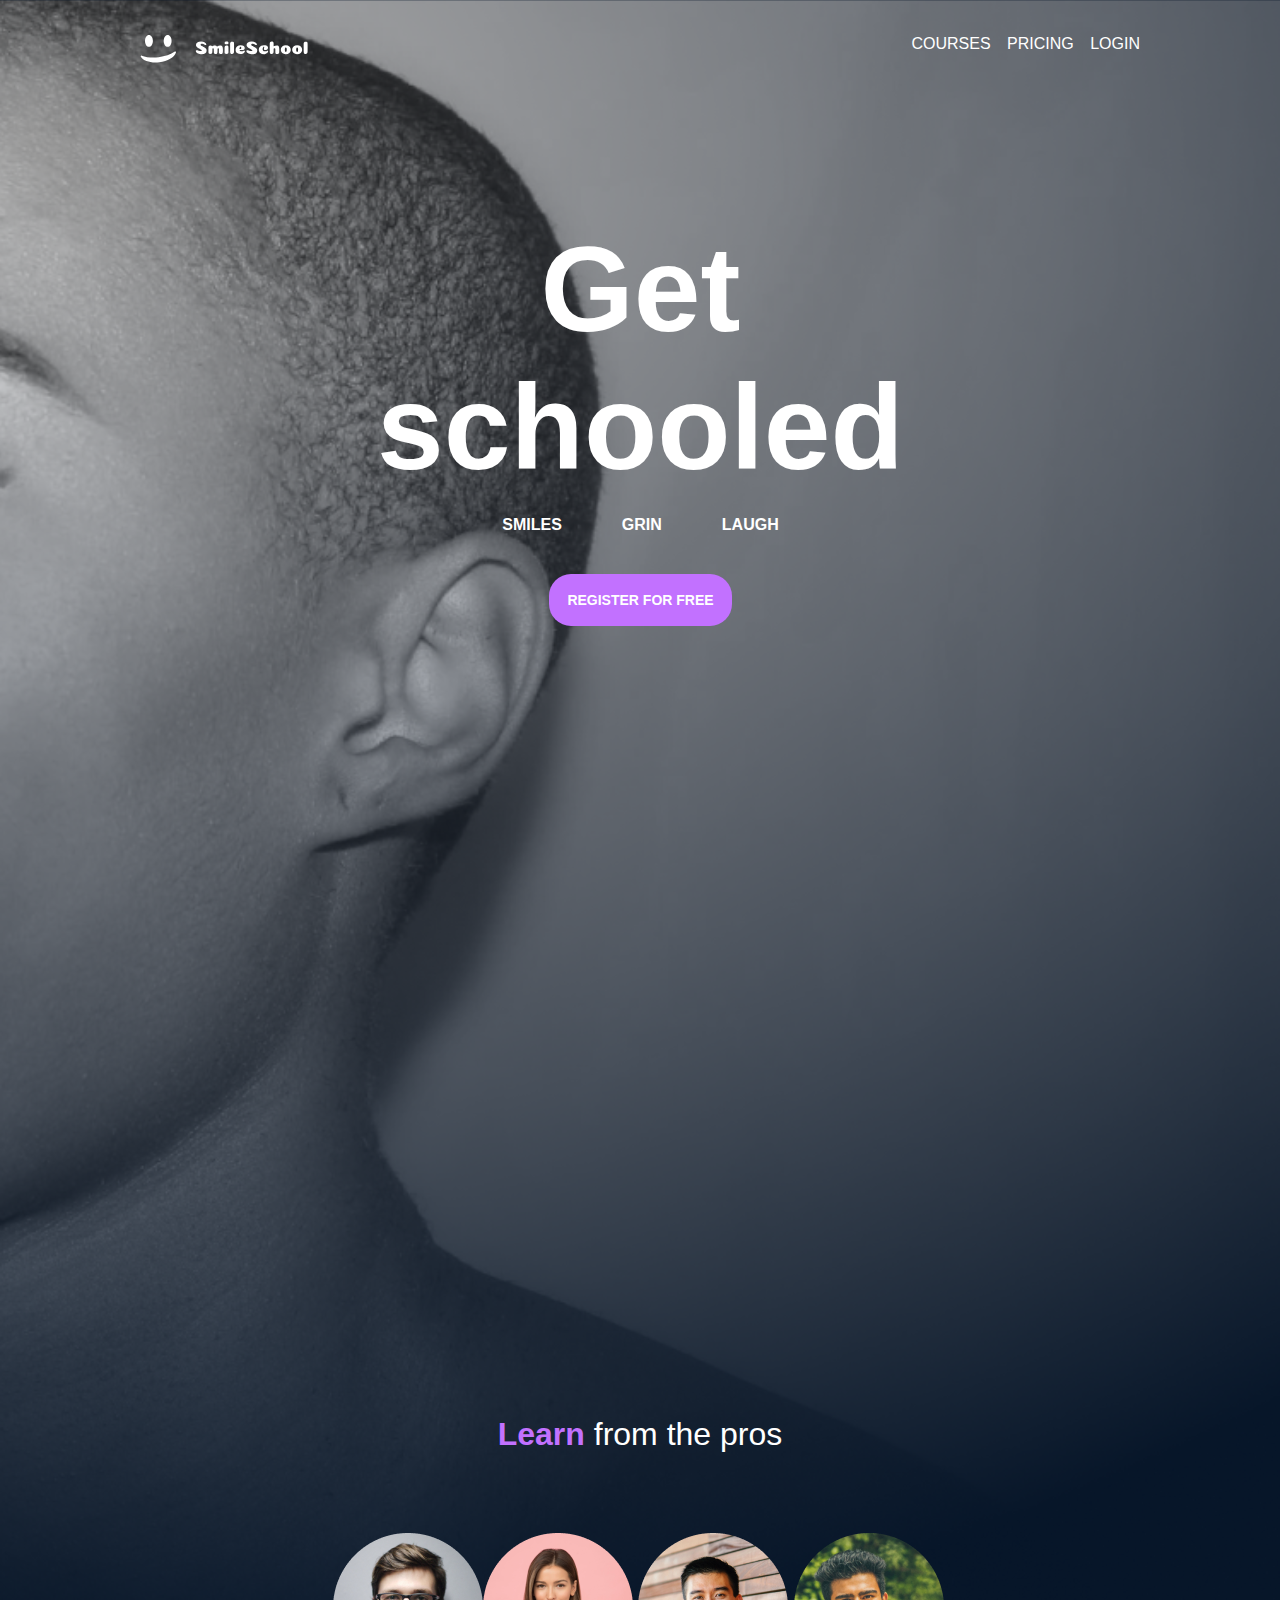
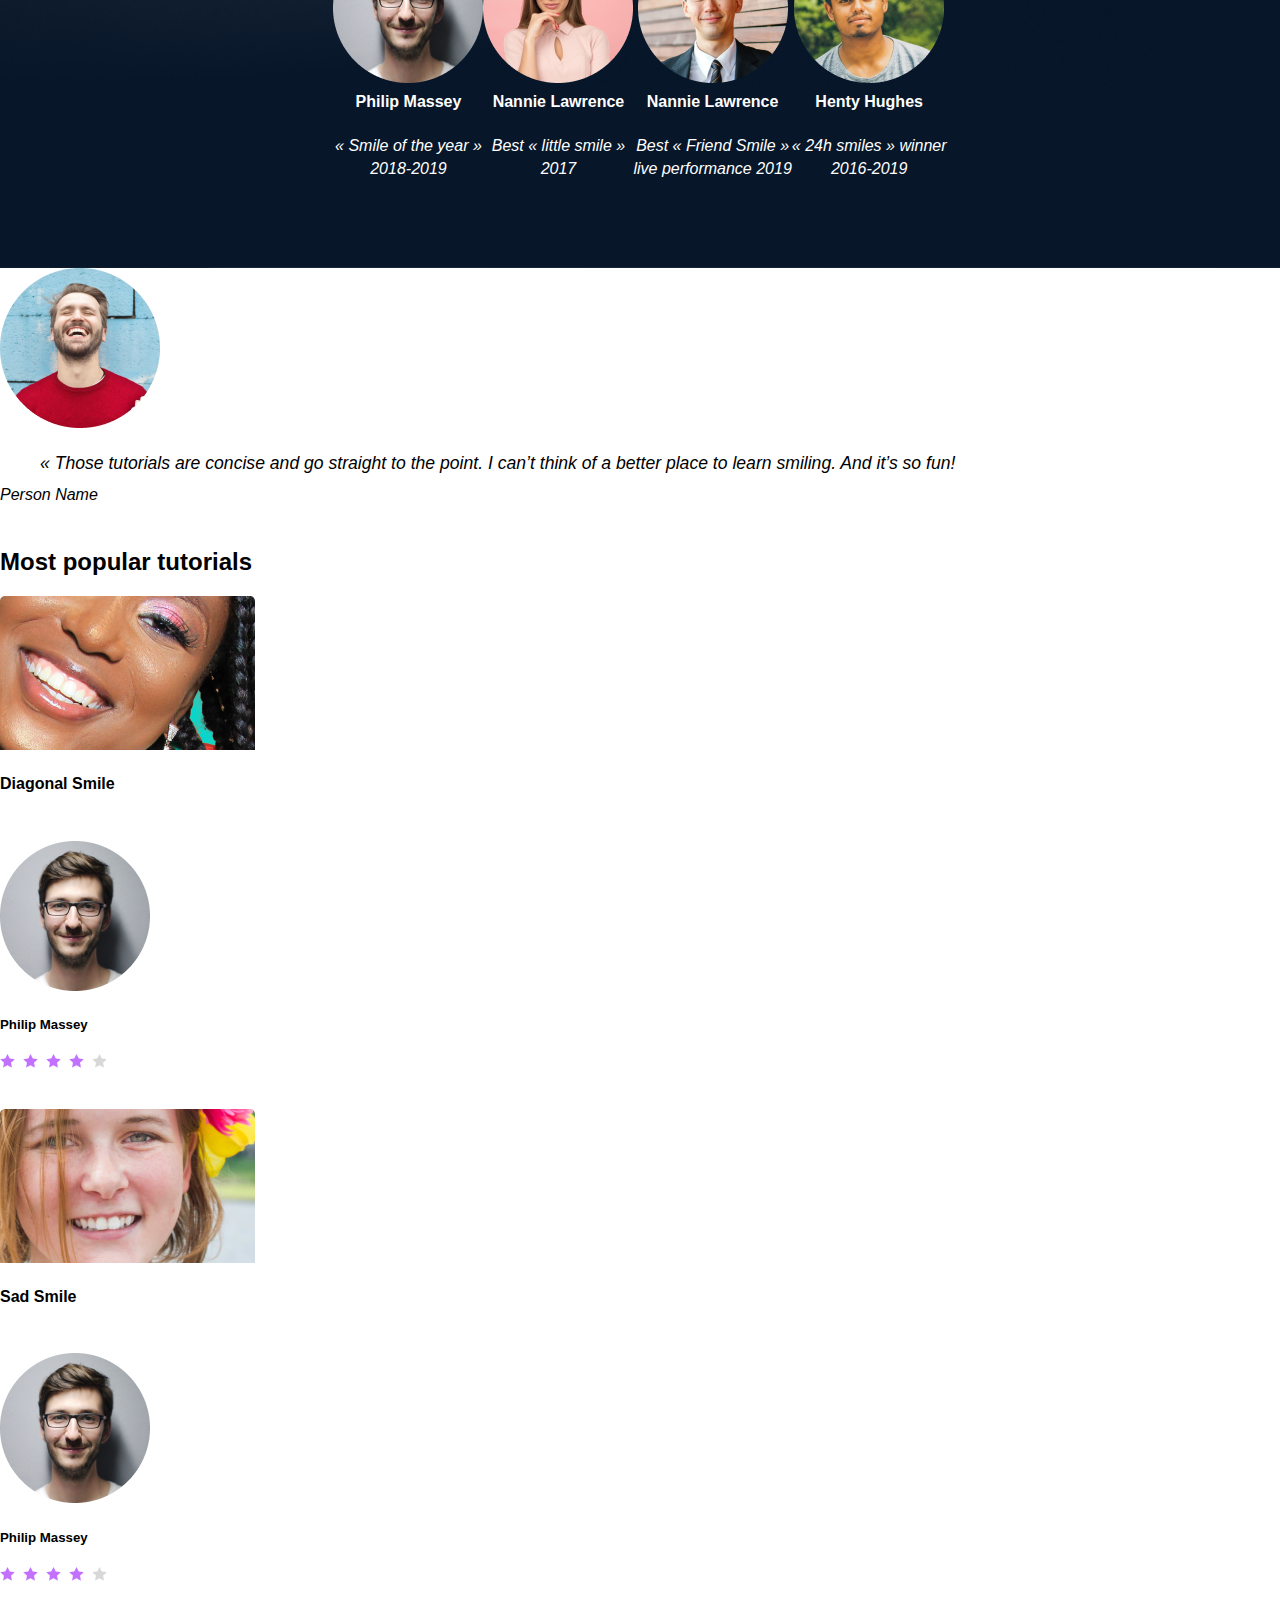
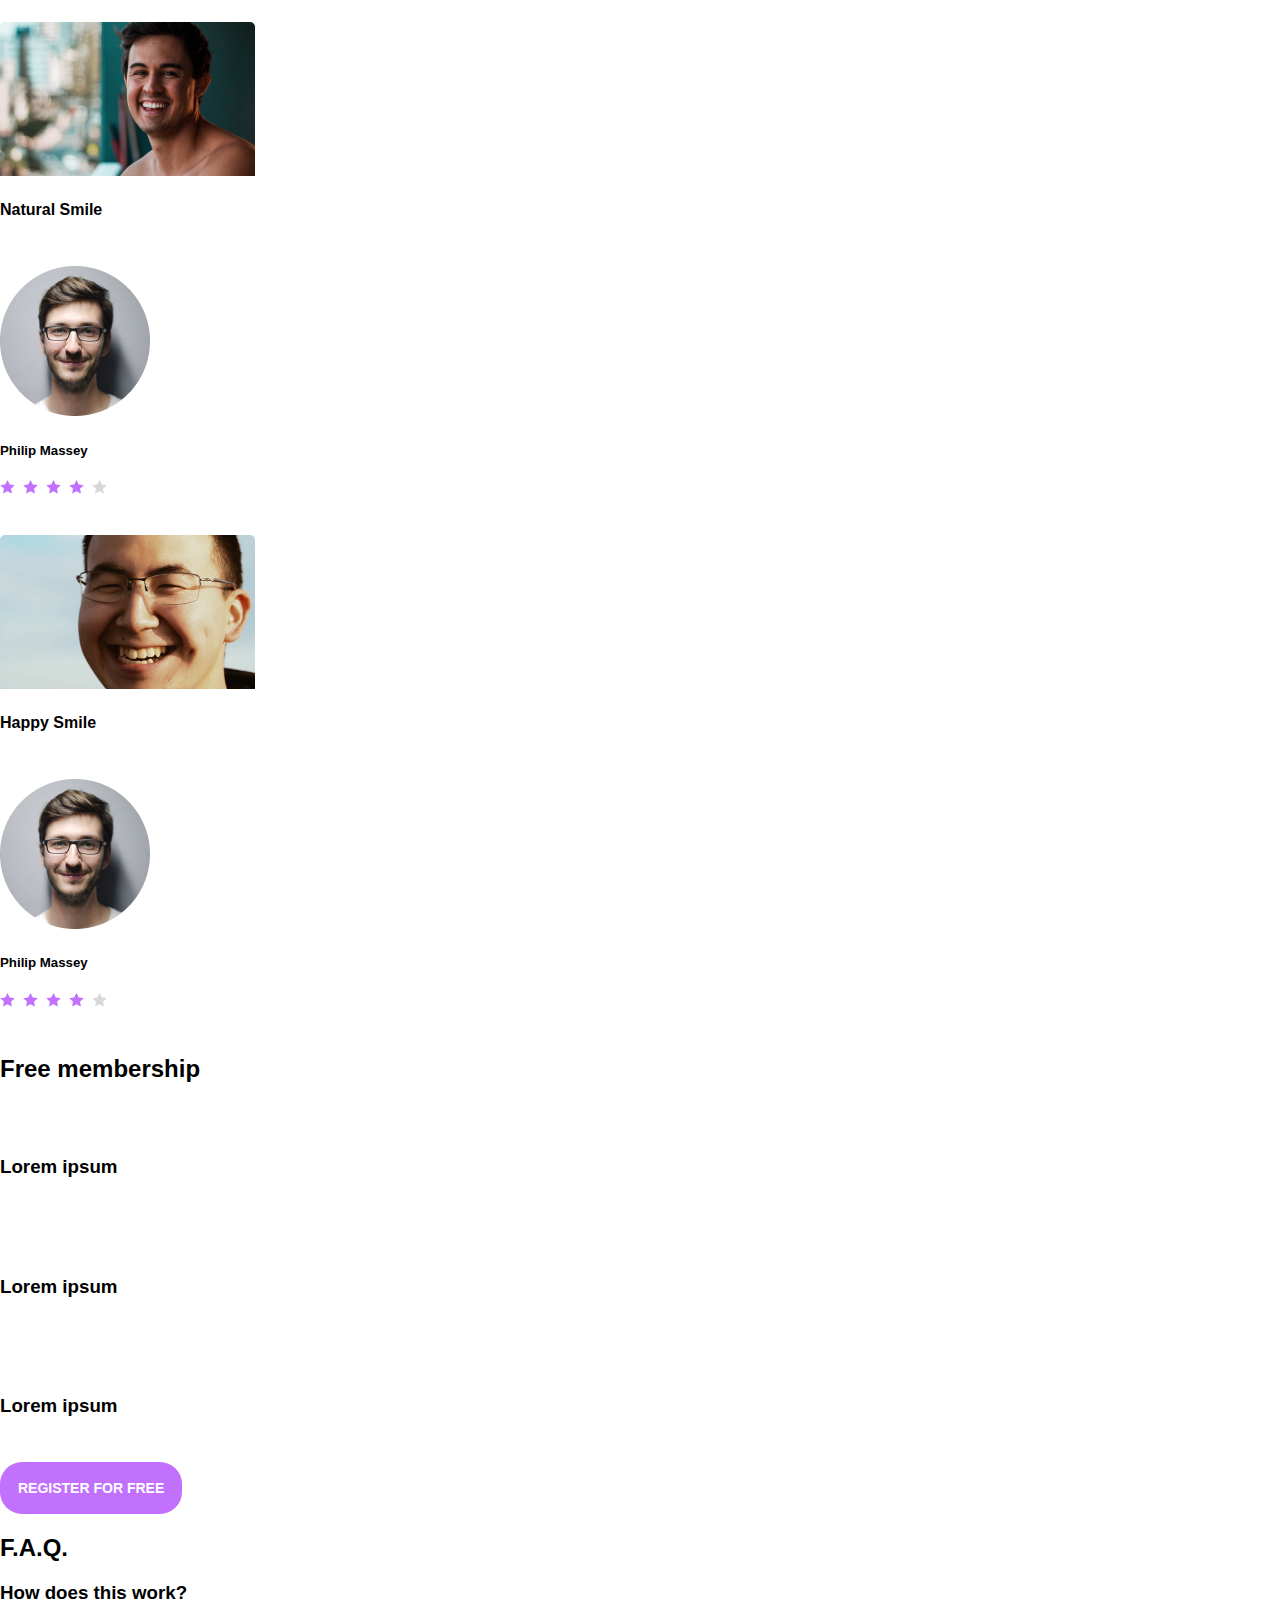
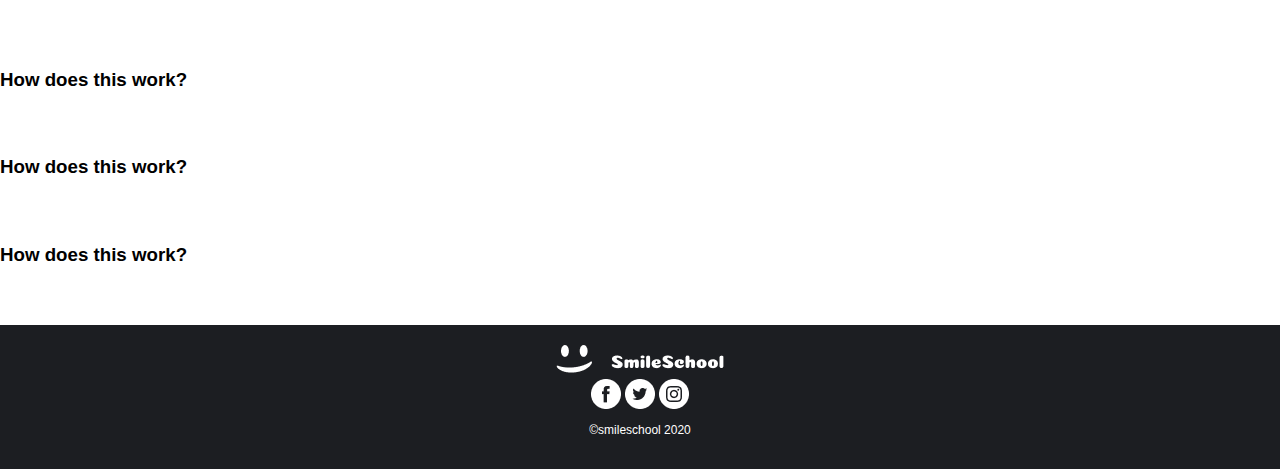
<file: css_advanced/index.html>
<!DOCTYPE html>
<html lang="en">
  <head>
    <meta charset="UTF-8" />
    <meta name="viewport" content="width=device-width, initial-scale=1.0" />
    <title>Get Schooled- Homepage</title>
    <!-- <link rel="stylesheet" href="style.css"> -->
    <link rel="stylesheet" href="style.css" />
  </head>
  <body>
    <header class="container">
      <a href=""><img src="smileylogo.svg" alt="Smiley logo" /></a>
      <nav>
        <a href="#" target="_self">COURSES</a>
        <a href="#" target="_self">PRICING</a>
        <a href="#" target="_self">LOGIN</a>
      </nav>
    </header>
    <main>
      <section class="hero">
        <div class="main-title container">
          <h1>Get schooled</h1>
          <div class="hero_Smile-Grin-Laugh">
            <span>SMILES</span>
            <span>GRIN</span>
            <span>LAUGH</span>
          </div>
          <button>REGISTER FOR FREE</button>
        </div>
        <div class="learn-pros">
          <h3><span id="color-learn">Learn</span> from the pros</h3>
          <div class="pros">
            <div>
              <img
                src="avatar_Philip_Massey.png"
                alt="Avatar of Philip Massey"
              />
              <h4>Philip Massey</h4>
              <p>« Smile of the year »</p>
              <p>2018-2019</p>
            </div>
            <div>
              <img
                src="Nanie_Larence_Avatar.png"
                alt="Avatar of Nannie Lawrence"
              />
              <h4>Nannie Lawrence</h4>
              <p>Best « little smile »</p>
              <p>2017</p>
            </div>
            <div>
              <img
                src="avatar_bruce_walters.png"
                alt="Avatar of Bruce Walters"
              />
              <h4>Nannie Lawrence</h4>
              <p>Best « Friend Smile »</p>
              <p>live performance 2019</p>
            </div>
            <div>
              <img src="avatar_henry_hughes.png" alt="Avatar of Henry Hughes" />
              <h4>Henty Hughes</h4>
              <p>« 24h smiles » winner</p>
              <p>2016-2019</p>
            </div>
          </div>
        </div>
      </section>

      <section>
        <nav>
          <img src="Avatar_for_quote.png" alt="Image of weather presenter" />
          <nav>
            <blockquote>
              <q
                >« Those tutorials are concise and go straight to the point. I
                can’t think of a better place to learn smiling. And it’s so
                fun!</q
              >
            </blockquote>
            <cite>Person Name</cite>
            <p>weather presenter</p>
          </nav>
        </nav>
      </section>
      <!-- Video section -->

      <section>
        <h2>Most popular tutorials</h2>
        <div>
          <div>
            <img src="diagon_img_1.png" alt="image of woman smiling" />
            <h4>Diagonal Smile</h4>
            <p>
              Lorem ipsum dolor sit amet, consect adipiscing elit, sed do
              eiusmod.
            </p>
            <div>
              <img
                src="avatar_Philip_Massey.png"
                alt="image of Philip Massey"
              />
              <h5>Philip Massey</h5>
              <img src="rating_1.png" alt="4 star rating" />
              <p>8 min</p>
            </div>
          </div>

          <!-- sad smile block -->
          <div>
            <img src="sad_smile_img_2.png" alt="image of woman smiling" />
            <h4>Sad Smile</h4>
            <p>
              Lorem ipsum dolor sit amet, consect adipiscing elit, sed do
              eiusmod.
            </p>
            <div>
              <img
                src="avatar_Philip_Massey.png"
                alt="image of Philip Massey"
              />
              <h5>Philip Massey</h5>
              <img src="rating_1.png" alt="4 star rating" />
              <p>8 min</p>
            </div>
          </div>

          <!-- natural smile block -->
          <div>
            <img src="natural_smile_img_3.png" alt="image of man smiling" />
            <h4>Natural Smile</h4>
            <p>
              Lorem ipsum dolor sit amet, consect adipiscing elit, sed do
              eiusmod.
            </p>
            <div>
              <img
                src="avatar_Philip_Massey.png"
                alt="image of Philip Massey"
              />
              <h5>Philip Massey</h5>
              <img src="rating_1.png" alt="4 star rating" />
              <p>8 min</p>
            </div>
          </div>

          <!-- happy smile block -->
          <div>
            <img src="happy_smile_img_4.png" alt="image of man smiling" />
            <h4>Happy Smile</h4>
            <p>
              Lorem ipsum dolor sit amet, consect adipiscing elit, sed do
              eiusmod.
            </p>
            <div>
              <img
                src="avatar_Philip_Massey.png"
                alt="image of Philip Massey"
              />
              <h5>Philip Massey</h5>
              <img src="rating_1.png" alt="4 star rating" />
              <p>8 min</p>
            </div>
          </div>
        </div>
      </section>

      <!-- Membership section -->
      <section>
        <h2>Free membership</h2>
        <div>
          <div>
            <img src="smileylogo.svg" alt="Smiley logo" />
            <h3>Lorem ipsum</h3>
            <p>Lorem ipsum dolor sit amet, consectetur adipiscing elit.</p>
          </div>
          <div>
            <img src="smileylogo.svg" alt="Smiley logo" />
            <h3>Lorem ipsum</h3>
            <p>Lorem ipsum dolor sit amet, consectetur adipiscing elit.</p>
          </div>
          <div>
            <img src="smileylogo.svg" alt="Smiley logo" />
            <h3>Lorem ipsum</h3>
            <p>Lorem ipsum dolor sit amet, consectetur adipiscing elit.</p>
          </div>
        </div>
        <button>REGISTER FOR FREE</button>
      </section>

      <!-- F.A.Q section -->
      <section>
        <h2>F.A.Q.</h2>
        <div>
          <div>
            <h3>How does this work?</h3>
            <p>
              Lorem ipsum dolor sit amet, consectetur adipiscing elit, sed do
              eiusmod tempor incididunt ut labore et dolore magna aliqua. Ut
              enim ad minim veniam, quis nostrud exercitation ullamco laboris
              nisi ut aliquip ex ea commodo consequat. Duis aute irure dolor in
              reprehenderit in voluptate velit esse cillum dolore eu fugiat
              nulla pariatur. Excepteur sint occaecat cupidatat non proident,
              sunt in culpa qui officia deserunt mollit anim id est laborum.
            </p>
          </div>
          <div>
            <h3>How does this work?</h3>
            <p>
              Lorem ipsum dolor sit amet, consectetur adipiscing elit, sed do
              eiusmod tempor incididunt ut labore et dolore magna aliqua. Ut
              enim ad minim veniam, quis nostrud exercitation ullamco laboris
              nisi ut aliquip ex ea commodo consequat. Duis aute irure dolor in
              reprehenderit in voluptate velit esse cillum dolore eu fugiat
              nulla pariatur. Excepteur sint occaecat cupidatat non proident,
              sunt in culpa qui officia deserunt mollit anim id est laborum.
            </p>
          </div>
        </div>
        <div>
          <div>
            <h3>How does this work?</h3>
            <p>
              Lorem ipsum dolor sit amet, consectetur adipiscing elit, sed do
              eiusmod tempor incididunt ut labore et dolore magna aliqua. Ut
              enim ad minim veniam, quis nostrud exercitation ullamco laboris
              nisi ut aliquip ex ea commodo consequat. Duis aute irure dolor in
              reprehenderit in voluptate velit esse cillum dolore eu fugiat
              nulla pariatur. Excepteur sint occaecat cupidatat non proident,
              sunt in culpa qui officia deserunt mollit anim id est laborum.
            </p>
          </div>
          <div>
            <h3>How does this work?</h3>
            <p>
              Lorem ipsum dolor sit amet, consectetur adipiscing elit, sed do
              eiusmod tempor incididunt ut labore et dolore magna aliqua. Ut
              enim ad minim veniam, quis nostrud exercitation ullamco laboris
              nisi ut aliquip ex ea commodo consequat. Duis aute irure dolor in
              reprehenderit in voluptate velit esse cillum dolore eu fugiat
              nulla pariatur. Excepteur sint occaecat cupidatat non proident,
              sunt in culpa qui officia deserunt mollit anim id est laborum.
            </p>
          </div>
        </div>
      </section>
    </main>

    <!-- footer -->
    <footer>
      <div>
        <div>
          <img src="smileylogo_and_text.png" alt="smileylogo" />
          <div>
            <a href="https://www.facebook.com/"
              ><img src="Facebook_White-1.png" alt="facebook icon"
            /></a>
            <a href="https://twitter.com/?lang=en"
              ><img src="Twitter_White.png" alt="twitter icon"
            /></a>
            <a href="https://www.instagram.com/"
              ><img src="Instagram_White-1.png" alt="instagram icon"
            /></a>
          </div>
        </div>
        <p>©smileschool 2020</p>
      </div>
    </footer>
  </body>
</html>
</file>
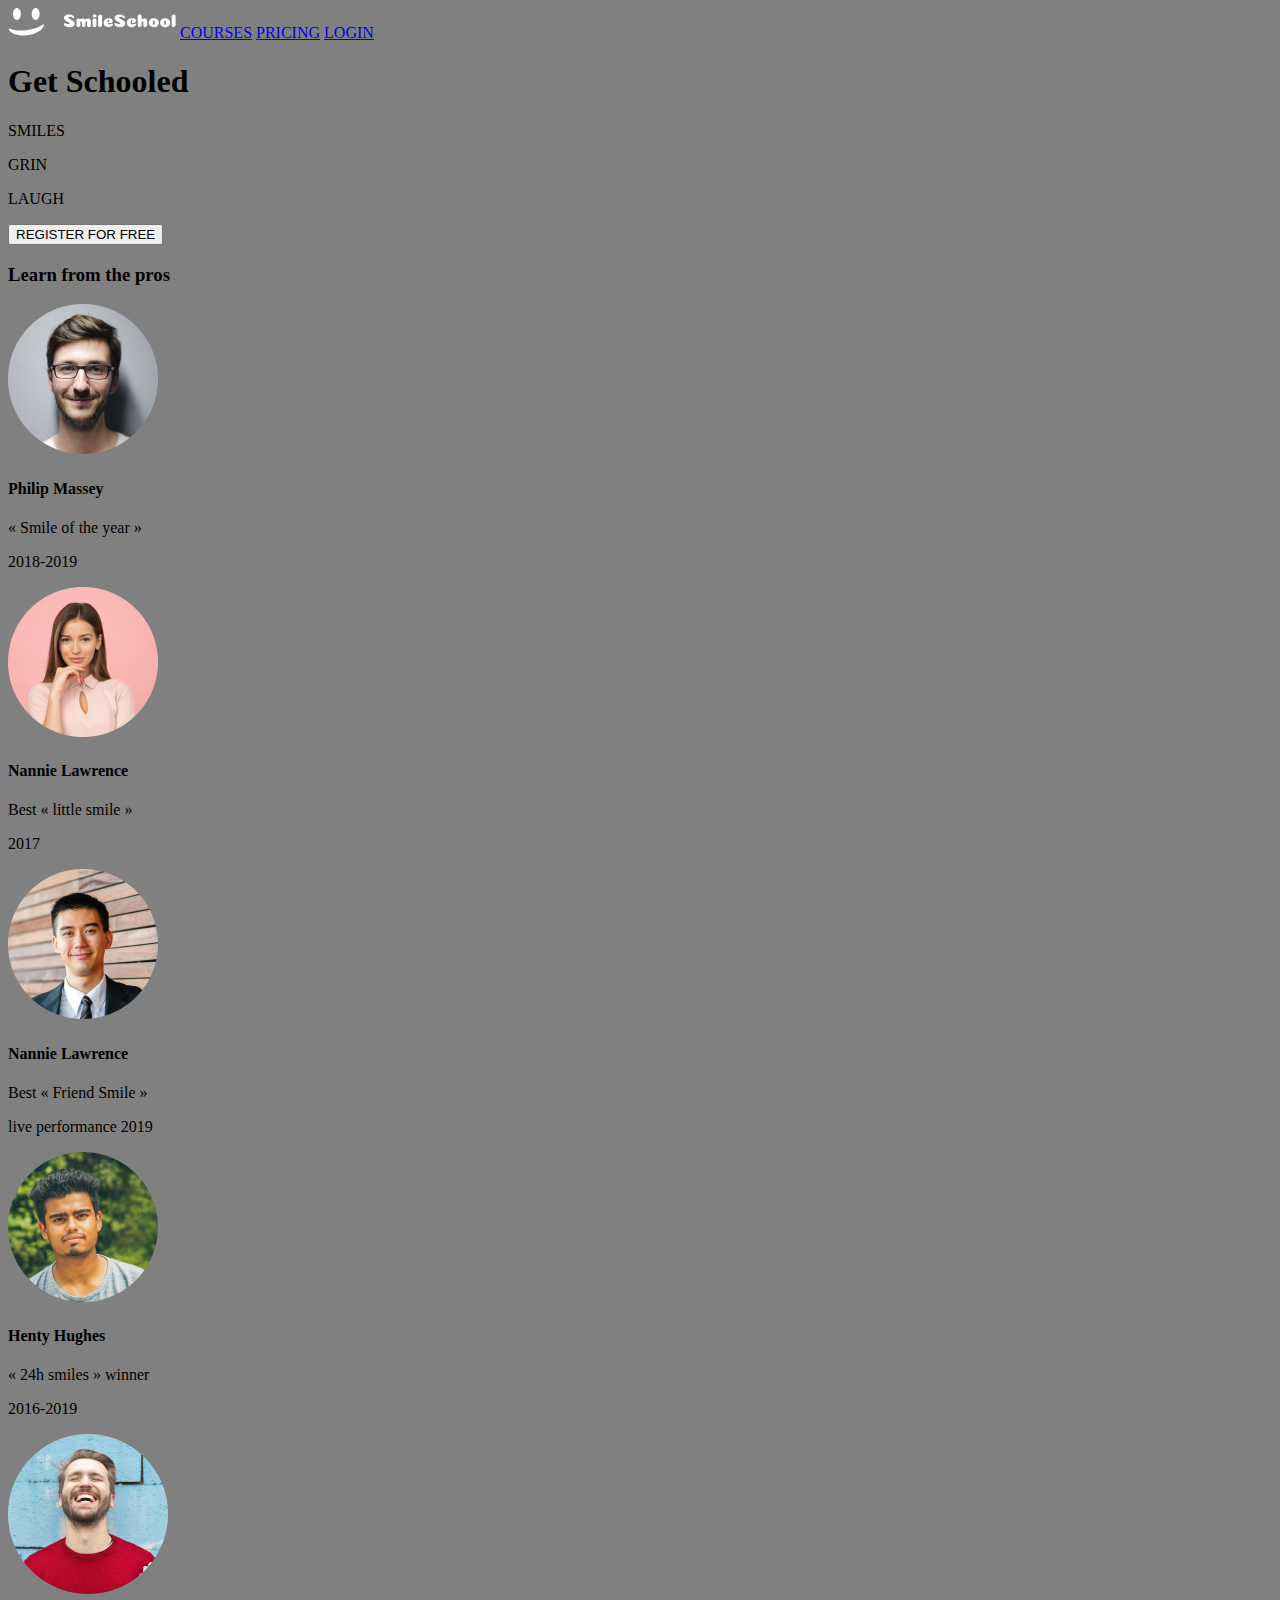
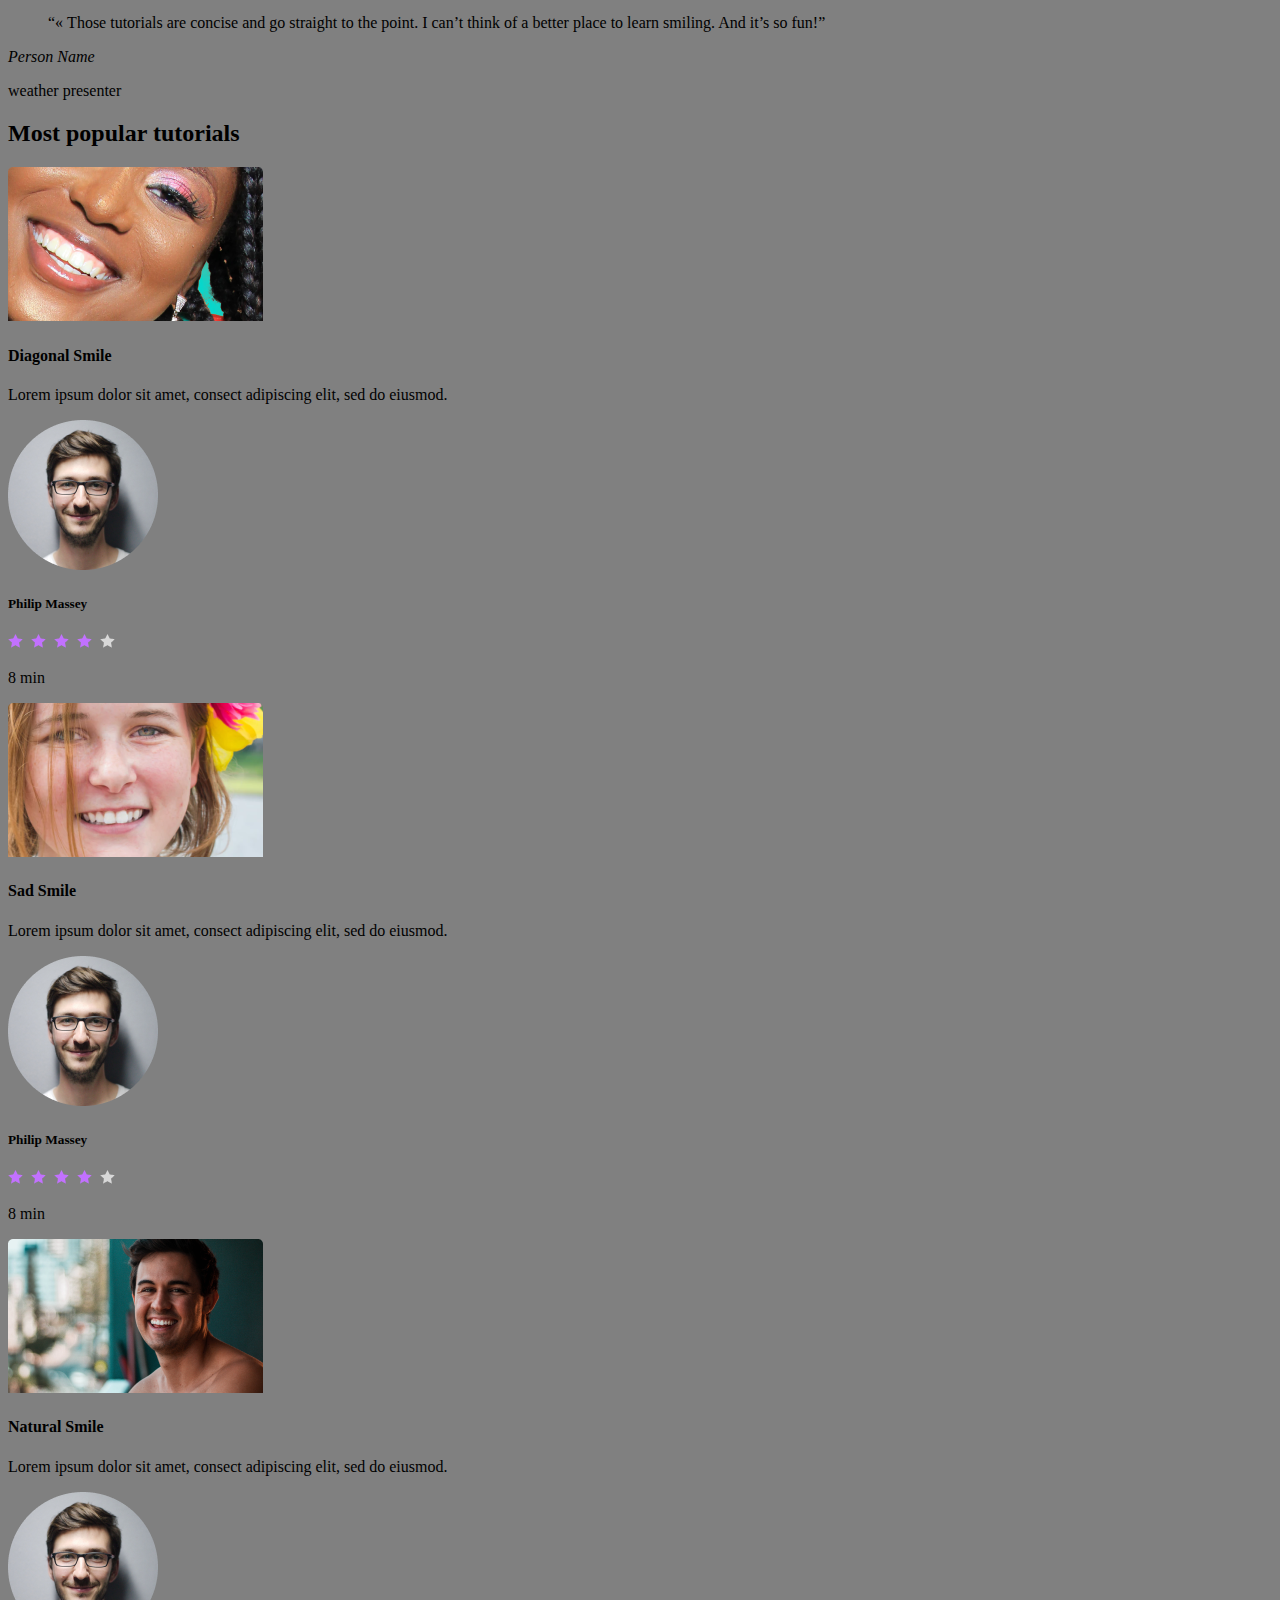
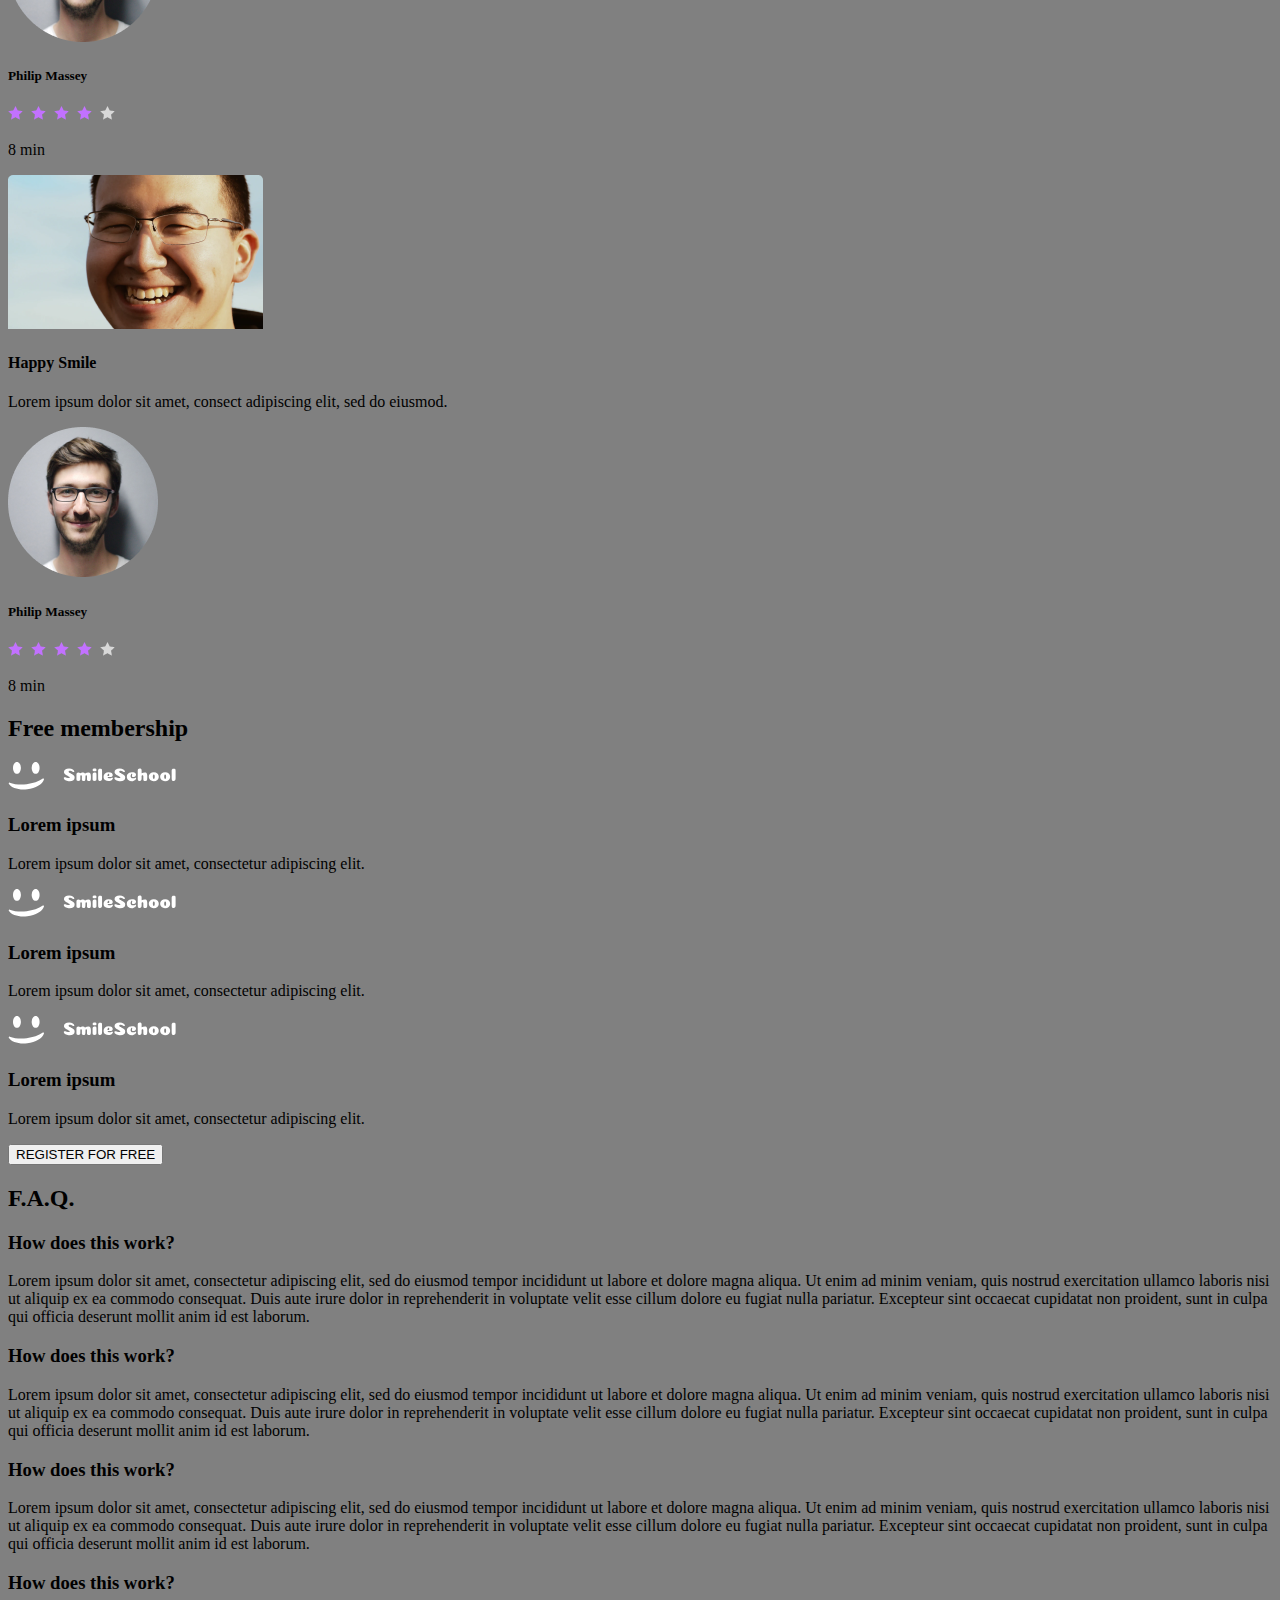
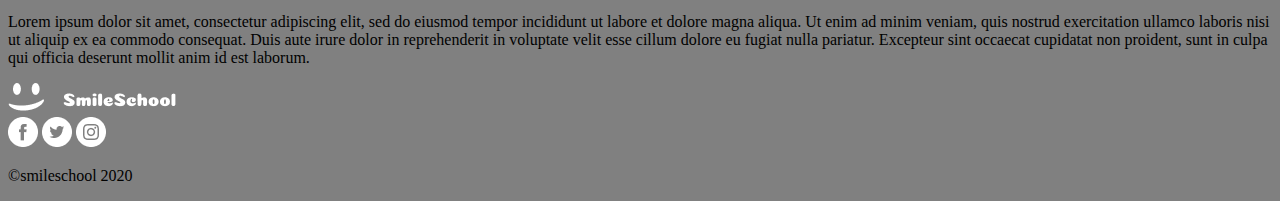
<file: css_advanced/smileschool.html>
<!DOCTYPE html>
<html lang="en">
<head>
    <meta charset="UTF-8">
    <meta name="viewport" content="width=device-width, initial-scale=1.0">
    <title>Get Schooled- Homepage</title>
    <style>
        body {
            background-color: rgb(128, 128, 128);
        } 
    </style>
</head>
<body>
    <header>
        <a href=""><img src="smileylogo.svg" alt="Smiley logo"></a
        <nav>
            <a href="#" target="_self">COURSES</a>
            <a href="#" target="_self">PRICING</a>
            <a href="#" target="_self">LOGIN</a>
            
        </nav>
    </header>
    <main>
        <section>
            <div>
                <h1>Get Schooled</h1>
                <p>SMILES</p>
                <p>GRIN</p>
                <p>LAUGH</p>
                <button>REGISTER FOR FREE</button>
            </div>
            <div>
                <h3>Learn from the pros</h3>
                
                <div>
                    <img src="avatar_Philip_Massey.png" alt="Avatar of Philip Massey">
                    <h4>Philip Massey</h4>
                    <p>« Smile of the year »</p>
                    <p>2018-2019</p>
                </div>
                <div>
                    <img src="Nanie_Larence_Avatar.png" alt="Avatar of Nannie Lawrence">
                    <h4>Nannie Lawrence</h4>
                    <p>Best « little smile »</p>
                    <p>2017</p>
                </div>
                <div>
                    <img src="avatar_bruce_walters.png" alt="Avatar of Bruce Walters">
                    <h4>Nannie Lawrence</h4>
                    <p>Best « Friend Smile »</p>
                    <p>live performance 2019</p>
                </div>
                <div>
                    <img src="avatar_henry_hughes.png" alt="Avatar of Henry Hughes">
                    <h4>Henty Hughes</h4>
                    <p>« 24h smiles » winner</p>
                    <p>2016-2019</p>
                </div>
            </div>
            
        </section>

        <section>
            <nav>
                <img src="Avatar_for_quote.png" alt="Image of weather presenter">
                <nav>
                    <blockquote> <q>« Those tutorials are concise and go straight to the point. I can’t think of a better place to learn smiling. And it’s so fun!</q></blockquote>
                    <cite>Person Name</cite>
                    <p>weather presenter</p>
                </nav>
            </nav>
        </section>
        <!-- Video section -->

        <section>
            <h2>Most popular tutorials</h2>
            <div>
                <div>
                    <img src="diagon_img_1.png" alt="image of woman smiling">
                    <h4>Diagonal Smile</h4>
                    <p>Lorem ipsum dolor sit amet, consect adipiscing elit, sed do eiusmod.</p>
                    <div>
                        <img src="avatar_Philip_Massey.png" alt="image of Philip Massey">
                        <h5>Philip Massey</h5>
                        <img src="rating_1.png" alt="4 star rating">
                        <p>8 min</p>
                    </div>
                </div>

                <!-- sad smile block -->
                <div>
                    <img src="sad_smile_img_2.png" alt="image of woman smiling">
                    <h4>Sad Smile</h4>
                    <p>Lorem ipsum dolor sit amet, consect adipiscing elit, sed do eiusmod.</p>
                    <div>
                        <img src="avatar_Philip_Massey.png" alt="image of Philip Massey">
                        <h5>Philip Massey</h5>
                        <img src="rating_1.png" alt="4 star rating">
                        <p>8 min</p>
                    </div>
                </div>

                <!-- natural smile block -->
                <div>
                    <img src="natural_smile_img_3.png" alt="image of man smiling">
                    <h4>Natural Smile</h4>
                    <p>Lorem ipsum dolor sit amet, consect adipiscing elit, sed do eiusmod.</p>
                    <div>
                        <img src="avatar_Philip_Massey.png" alt="image of Philip Massey">
                        <h5>Philip Massey</h5>
                        <img src="rating_1.png" alt="4 star rating">
                        <p>8 min</p>
                    </div>
                </div>

                <!-- happy smile block -->
                <div>
                    <img src="happy_smile_img_4.png" alt="image of man smiling">
                    <h4>Happy Smile</h4>
                    <p>Lorem ipsum dolor sit amet, consect adipiscing elit, sed do eiusmod.</p>
                    <div>
                        <img src="avatar_Philip_Massey.png" alt="image of Philip Massey">
                        <h5>Philip Massey</h5>
                        <img src="rating_1.png" alt="4 star rating">
                        <p>8 min</p>
                    </div>
                </div>
            </div>
        </section>

        <!-- Membership section -->
        <section>
            <h2>Free membership</h2>
            <div>
                <div>
                    <img src="smileylogo.svg" alt="Smiley logo">
                    <h3>Lorem ipsum</h3>
                    <p>Lorem ipsum dolor sit amet, consectetur adipiscing elit.</p>
                </div>
                <div>
                    <img src="smileylogo.svg" alt="Smiley logo">
                    <h3>Lorem ipsum</h3>
                    <p>Lorem ipsum dolor sit amet, consectetur adipiscing elit.</p>
                </div>
                <div>
                    <img src="smileylogo.svg" alt="Smiley logo">
                    <h3>Lorem ipsum</h3>
                    <p>Lorem ipsum dolor sit amet, consectetur adipiscing elit.</p>
                </div>
            </div>
            <button>REGISTER FOR FREE</button>
        </section>

        <!-- F.A.Q section -->
        <section>
            <h2>F.A.Q.</h2>
            <div>
                <div>
                    <h3>How does this work?</h3>
                    <p>Lorem ipsum dolor sit amet, consectetur adipiscing elit, sed do eiusmod tempor incididunt ut labore et dolore magna aliqua. Ut enim ad minim veniam, quis nostrud exercitation ullamco laboris nisi ut aliquip ex ea commodo consequat. Duis aute irure dolor in reprehenderit in voluptate velit esse cillum dolore eu fugiat nulla pariatur. Excepteur sint occaecat cupidatat non proident, sunt in culpa qui officia deserunt mollit anim id est laborum.</p>
                </div>
                <div>
                    <h3>How does this work?</h3>
                    <p>Lorem ipsum dolor sit amet, consectetur adipiscing elit, sed do eiusmod tempor incididunt ut labore et dolore magna aliqua. Ut enim ad minim veniam, quis nostrud exercitation ullamco laboris nisi ut aliquip ex ea commodo consequat. Duis aute irure dolor in reprehenderit in voluptate velit esse cillum dolore eu fugiat nulla pariatur. Excepteur sint occaecat cupidatat non proident, sunt in culpa qui officia deserunt mollit anim id est laborum.</p>
                </div>
            </div>
            <div>
                <div>
                    <h3>How does this work?</h3>
                    <p>Lorem ipsum dolor sit amet, consectetur adipiscing elit, sed do eiusmod tempor incididunt ut labore et dolore magna aliqua. Ut enim ad minim veniam, quis nostrud exercitation ullamco laboris nisi ut aliquip ex ea commodo consequat. Duis aute irure dolor in reprehenderit in voluptate velit esse cillum dolore eu fugiat nulla pariatur. Excepteur sint occaecat cupidatat non proident, sunt in culpa qui officia deserunt mollit anim id est laborum.</p>
                </div>
                <div>
                    <h3>How does this work?</h3>
                    <p>Lorem ipsum dolor sit amet, consectetur adipiscing elit, sed do eiusmod tempor incididunt ut labore et dolore magna aliqua. Ut enim ad minim veniam, quis nostrud exercitation ullamco laboris nisi ut aliquip ex ea commodo consequat. Duis aute irure dolor in reprehenderit in voluptate velit esse cillum dolore eu fugiat nulla pariatur. Excepteur sint occaecat cupidatat non proident, sunt in culpa qui officia deserunt mollit anim id est laborum.</p>
                </div>
            </div>
        </section>
    </main>

    <!-- footer -->
    <footer>
        <div>
            <div>
                <img src="smileylogo_and_text.png" alt="smileylogo">
                <div>
                   <a href="https://www.facebook.com/"><img src="Facebook_White-1.png" alt="facebook icon"></a> 
                   <a href="https://twitter.com/?lang=en"><img src="Twitter_White.png" alt="twitter icon"></a> 
                   <a href="https://www.instagram.com/"><img src="Instagram_White-1.png" alt="instagram icon"></a> 
                </div>
            </div>
            <p>©smileschool 2020</p>
        </div>
    </footer>
</body>
</html>
</file>
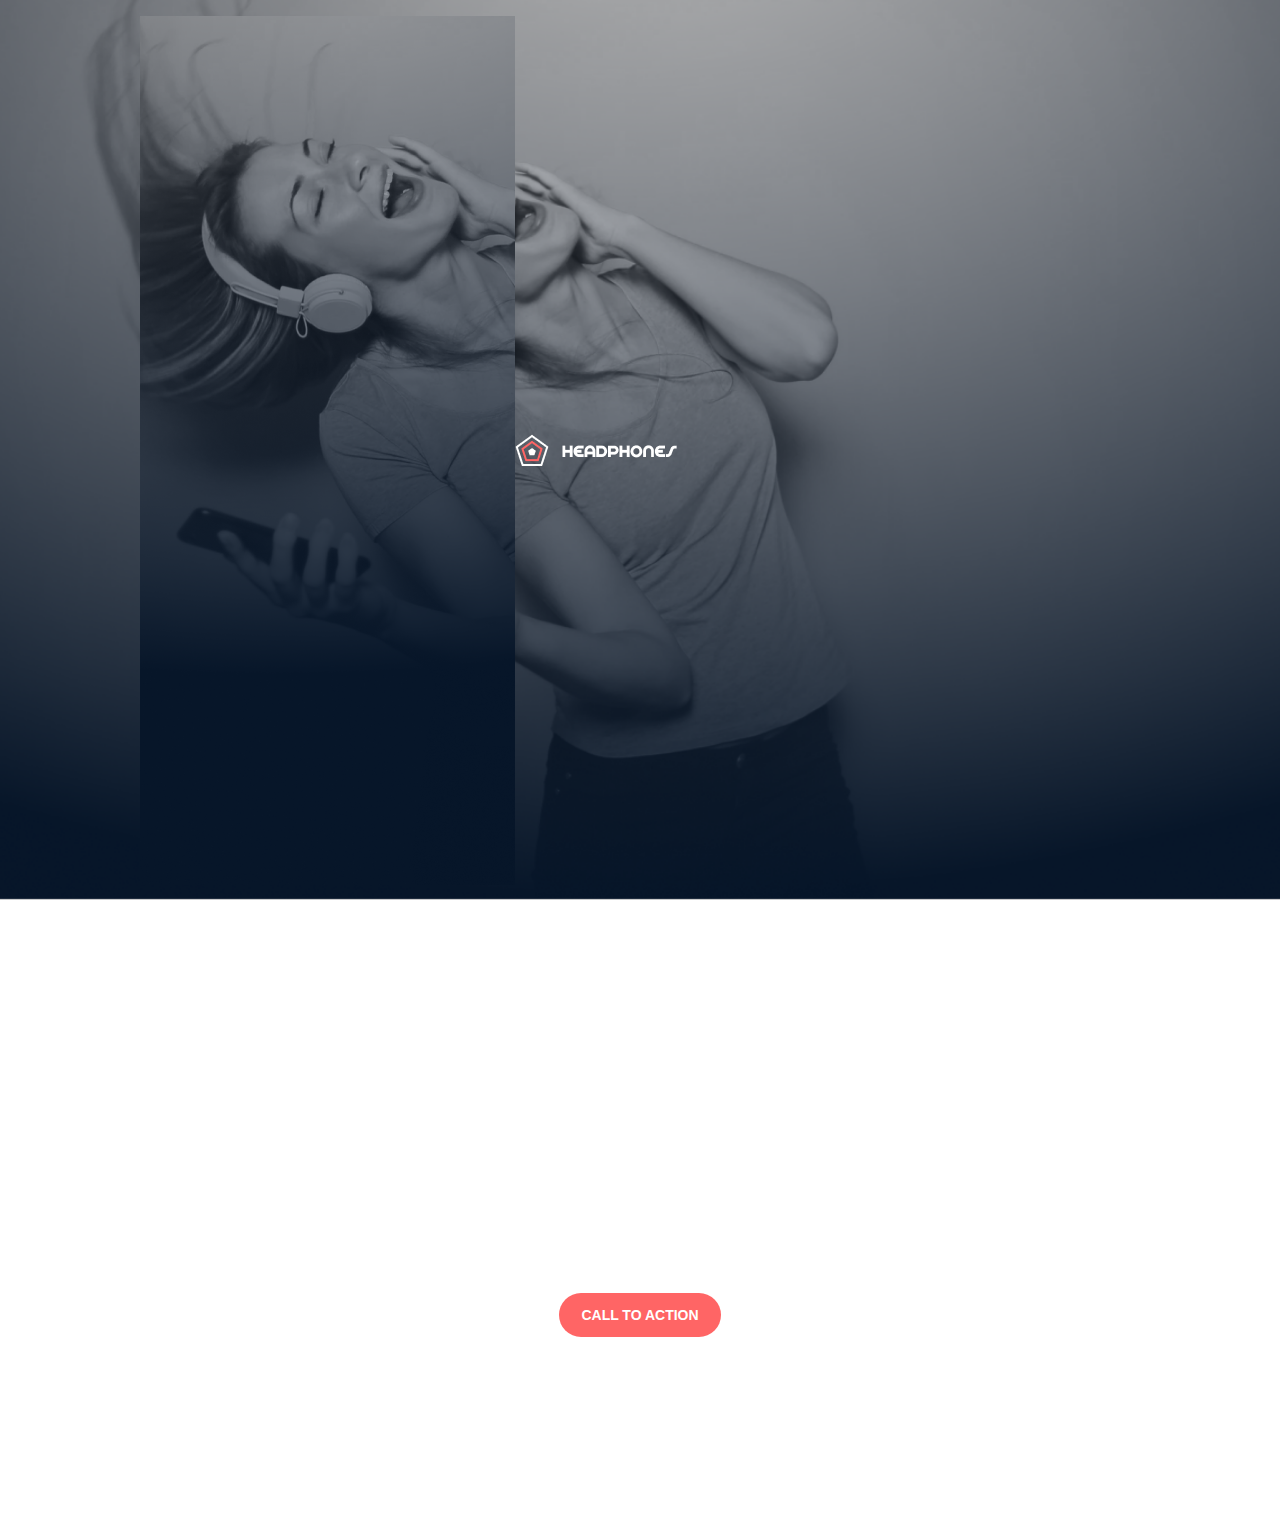
<file: heaphones/0-index.html>
<!DOCTYPE html>
<html lang="en">
  <head>
    <meta charset="UTF-8" />
    <meta name="viewport" content="width=device-width, initial-scale=1.0" />
    <title>Home- Headphones</title>
    <link rel="stylesheet" href="0-style.css" />
  </head>
  <body>
    <header>
      <div class="hero">
        <nav class="nav">
          <!-- hamburger menu -->
          <img src="images/background-img-phone.png" alt="This is a menu button" class="menu">
          <!-- phone logo -->
          <img
            src="images/headphones-logo.png"
            alt="A headphone logo"
            class="herologo"
          />
          <ul>
            <li><a href="1-index.html" target="_self">what we do</a></li>
            <li><a href="2-index.html" target="_self">our results</a></li>
            <li><a href="3-index.html" target="_self">contact us</a></li>
          </ul>
        </nav>

        <div class="heading-p1">
          <h1>Lorem ipsum dolor set amet lorem ipsum</h1>
        </div>

        <div class="subheading-p1">
          <h3>Lorem ipsum dolor set amet lorem ipsum dolor set</h3>
        </div>

        <button class="button">CALL TO ACTION</button>

        <p class="text-p1">
          Lorem ipsum dolor sit amet, consectetur adipiscing elit, sed do
          eiusmod tempor incididunt ut labore et dolore magna aliqua. Ut enim ad
          minim veniam, quis nostrud exercitation ullamco laboris nisi ut
          aliquip ex ea commodo consequat. Duis aute irure dolor in
          reprehenderit in voluptate velit esse cillum dolore eu fugiat nulla
          pariatur.
        </p>
      </div>
    </header>
  </body>
</html>
</file>
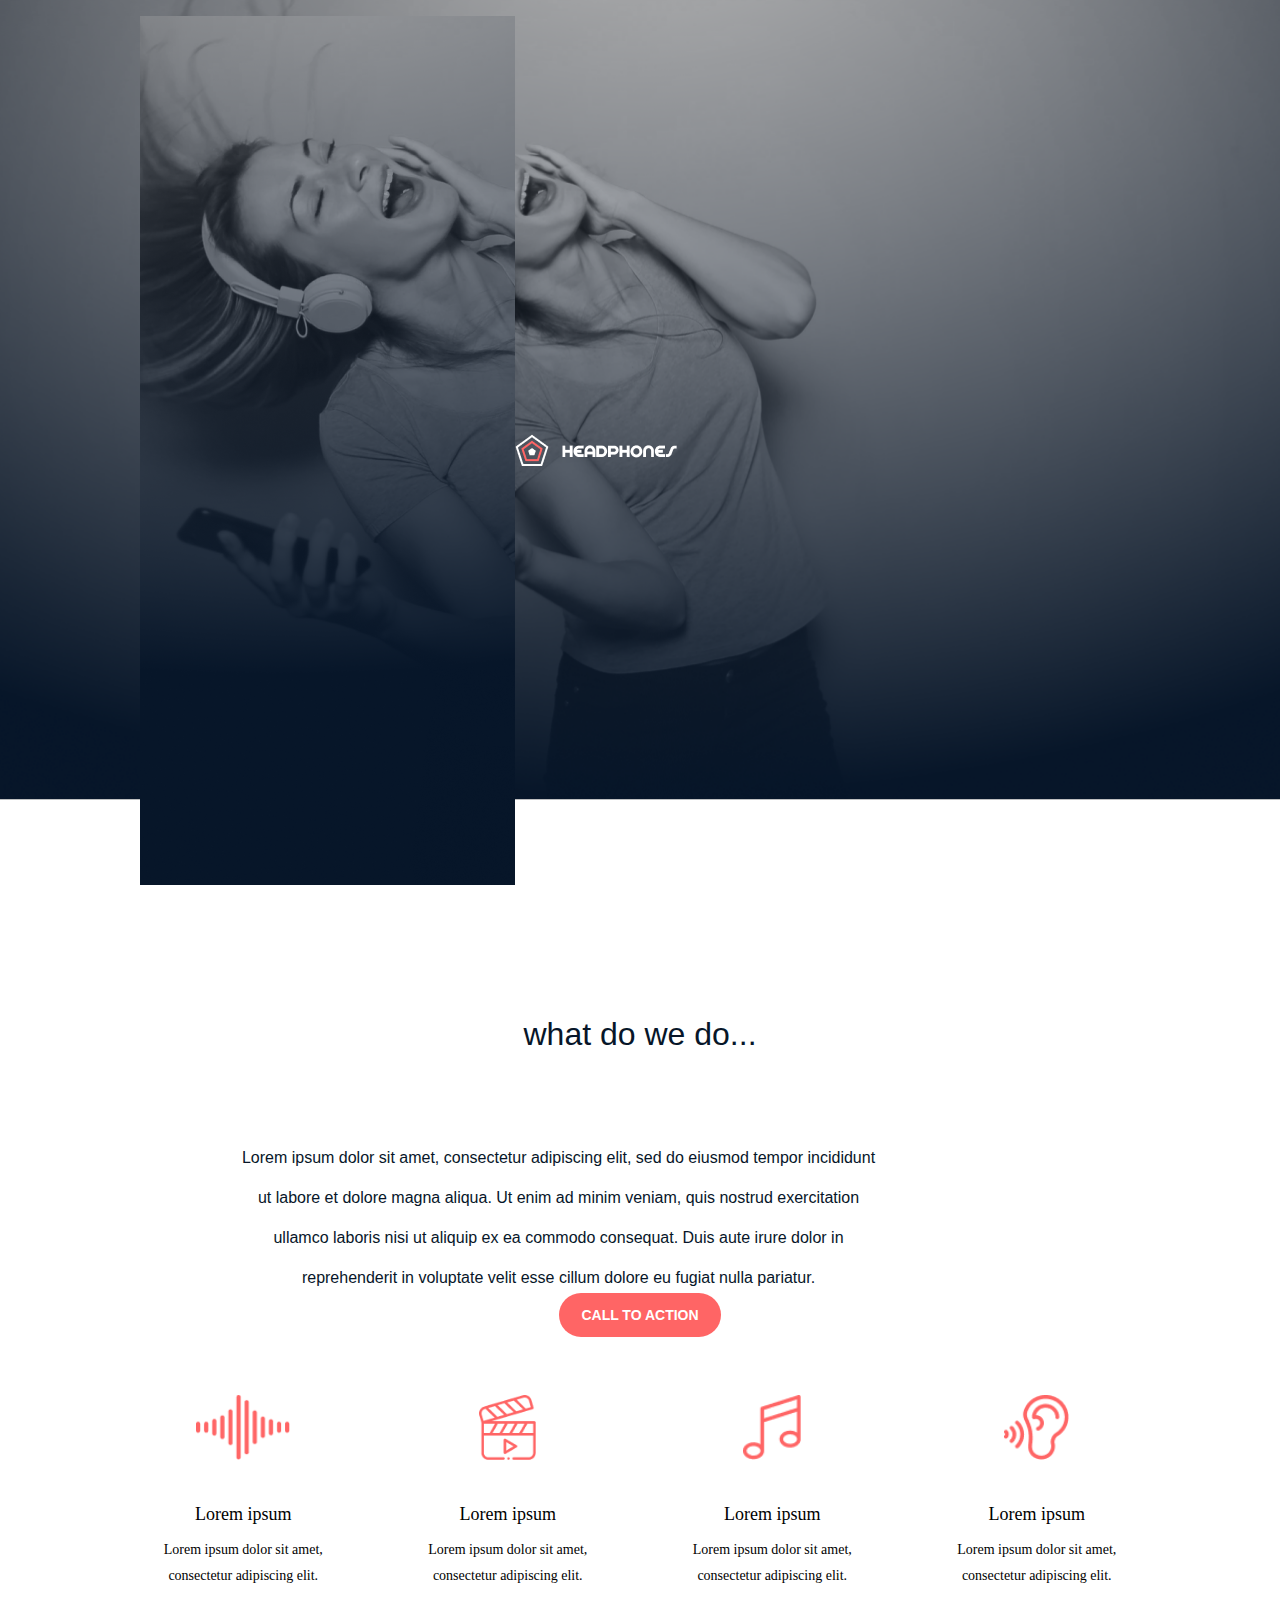
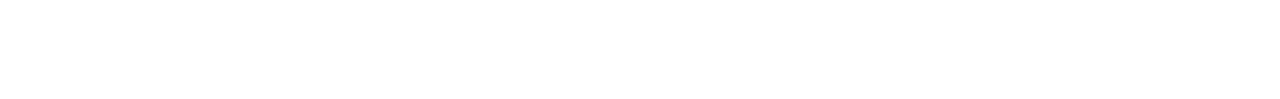
<file: heaphones/1-index.html>
<!DOCTYPE html>
<html lang="en">
  <head>
    <meta charset="UTF-8" />
    <meta name="viewport" content="width=device-width, initial-scale=1.0" />
    <title>Home- Headphones</title>
    <link rel="stylesheet" href="0-style.css" />
    <link rel="stylesheet" href="1-style.css" />
  </head>
  <body>
    <header>
      <div class="hero">
        <nav class="nav">
          <!-- hamburger menu -->
          <img src="images/background-img-phone.png" alt="This is a menu button" class="menu">
          <!-- phone logo -->
          <img
            src="images/headphones-logo.png"
            alt="A headphone logo"
            class="herologo"
          />
          <ul>
            <li><a href="1-index.html" target="_self">what we do</a></li>
            <li><a href="2-index.html" target="_self">our results</a></li>
            <li><a href="3-index.html" target="_self">contact us</a></li>
          </ul>
        </nav>

        <div class="heading-p1">
          <h1>Lorem ipsum dolor set amet lorem ipsum</h1>
        </div>

        <div class="subheading-p1">
          <h3>Lorem ipsum dolor set amet lorem ipsum dolor set</h3>
        </div>

        <button class="button">CALL TO ACTION</button>

        <p class="text-p1">
          Lorem ipsum dolor sit amet, consectetur adipiscing elit, sed do
          eiusmod tempor incididunt ut labore et dolore magna aliqua. Ut enim ad
          minim veniam, quis nostrud exercitation ullamco laboris nisi ut
          aliquip ex ea commodo consequat. Duis aute irure dolor in
          reprehenderit in voluptate velit esse cillum dolore eu fugiat nulla
          pariatur.
        </p>
      </div>
    </header>
    <main>
      <section class="what-we-do">
        <div class="www-div">
          <h2>what do we do...</h2>
          <p>
            Lorem ipsum dolor sit amet, consectetur adipiscing elit, sed do
            eiusmod tempor incididunt ut labore et dolore magna aliqua. Ut enim
            ad minim veniam, quis nostrud exercitation ullamco laboris nisi ut
            aliquip ex ea commodo consequat. Duis aute irure dolor in
            reprehenderit in voluptate velit esse cillum dolore eu fugiat nulla
            pariatur.
          </p>
        </div>

        <div class="icons-whatwedo">
          <div class="icon">
            <img src="images/soundwaves-logo.png" alt="a sound waves icon" />
            <h3>Lorem ipsum</h3>
            <p>Lorem ipsum dolor sit amet, consectetur adipiscing elit.</p>
          </div>

          <div class="icon">
            <img src="images/video-logo.png" alt="a video icon" />
            <h3>Lorem ipsum</h3>
            <p>Lorem ipsum dolor sit amet, consectetur adipiscing elit.</p>
          </div>

          <div class="icon">
            <img src="images/music-logo.png" alt="a music icon" />
            <h3>Lorem ipsum</h3>
            <p>Lorem ipsum dolor sit amet, consectetur adipiscing elit.</p>
          </div>

          <div class="icon">
            <img src="images/hearing-logo.png" alt="a video icon" />
            <h3>Lorem ipsum</h3>
            <p>Lorem ipsum dolor sit amet, consectetur adipiscing elit.</p>
          </div>
        </div>
      </section>
    </main>
  </body>
</html>
</file>
<file: css_advanced/style.css>
body {
    
    font-family: sans-serif;
    /* padding: 35px 20px; */
    margin: 0;
}
.container {
    max-width: 1000px;
    /* margin: 0 auto; */
   
}

header {
    display: flex;
    flex-direction: row;
    justify-content: space-between;
    position: absolute;
    width: 100%;
    margin-left: auto;
    margin-right: auto;
    left: 50%;
    transform: translateX(-50%);
    
    margin-top: 35px;
    /* padding: 0px 20px; */
}
header nav a {
    text-decoration: none;
    padding-left: 12px;
    color: white;
    font-weight: 500;
    
}
.hero {
    background-image: url(background_image.png);
    background-size: cover;
    background-position: 100%;
    /* height: 500px; */
    display: flex;
    flex-direction: column;
    align-items: center;
    /* height: 100%; */
    justify-content: center;
    width: 100%;
    /* max-height: 1093px; */
}

.hero_Smile-Grin-Laugh {
    display: flex; 
    font-size: 16px;
    font-weight: bold;
    color: white;
    margin-top: 20px;
    margin-bottom: 40px;
    justify-content: center; 
    align-items: center; 
    gap: 60px; 
    text-align: center;

}
.main-title {
    /* margin-top: 220px; */
    color: white;
    padding-top: 220px;
    text-align: center;
    padding-left: 377px;
    padding-right: 376px;
    padding-bottom: 630px;
    display: flex;
    align-items: center;
    justify-content: center;
    flex-direction: column;
    

}
.main-title h1 {
    font-size: 120px;
    font-weight: bold;
    padding: 0px;
    margin: 0;
}
.main-title button {
    display: block;
    align-self: center;
}
#color-learn {
    color: #C271FF;
    display: inline-block; 
    font-size: 32px;
    font-weight: bold;

}

button{
    background-color:#C271FF;
    border-style: none;
    border-radius: 22px;
    padding: 18px;
    color: white;
    font-weight: bold;
    font-size: 14px;
}

.learn-pros {
    margin-top: 160px;
    display: flex;
    flex-direction: column;
    align-items: center;
    padding: 0px 200px;
}
.learn-pros h3 {
    font-size: 32px;
    font-weight: normal;
    margin: 0;
    color: white;
}

.pros {
    display: flex;
    flex-direction: row;
    justify-content: space-between;
    align-items: center;
    margin-top: 80px;
    width: 100%;
    margin-bottom: 90px;
    
}
.pros > div {
    display: flex;
    flex-direction: column;
    align-items: center;
    color: white;
}
.pros > div p {
    margin: 0;
    margin-top: 5px;
    font-size: 16px;
    font-weight: 200;
    font-style: italic;
}
.pros > div h4 {
    /* font-size: 24px; */
    font-weight: bold;
    margin-top: 10px;
    /* margin: 0; */
}

/* css pt2 */

blockquote, q {
	quotes: none;
}
blockquote:before, blockquote:after,
q:before, q:after {
	content: '';
	content: none;
}
table {
	border-collapse: collapse;
	border-spacing: 0;
}


.profiles {
    display: flex;
    justify-content: space-around;
    align-items: center;
}

.profile {
    text-align: center;
}

.profile img {
    width: 50%;
    height: 50px;
    border-radius: 50%;
    margin-bottom: 20px;
}

.profile h3 {
    font-size: 1rem;
    font-weight: bold;
    margin-bottom: 10px;
    color: white;
}

.profile p {
    font-size: 0.9rem;
    color: #aaa;
    font-style: italic;
}

.testimonial-section {
    display: flex;
    align-items: center;
    background-color: #b066ff;
    padding: 90px 100px 40px;
    box-shadow: 0 4px 8px rgba (0, 0, 0, 0.1);
    margin-top: -22em;
}

.image-container {
    margin-right: 20px;
}

.testimonial-image {
    width: 100px;
    height: 100px;
    border-radius: 50%;
    object-fit: cover;
}

.testimonial-text {
    color: white;
}

blockquote {
    font-size: 1.1em;
    font-style: italic;
    margin-bottom: 10px;
    line-height: 1.5;
}

.testimonial-text h3 {
    font-weight: bold;
    margin-bottom: 5px;
}

.testimonial-text p {
    font-style: italic;
    color: #e0e0e0
}

.tutorials-section {
    text-align: center;
    padding: 50px;
}

.tutorials-section h2 {
    font-size: 2.5em;
    margin-bottom: 30px;
}

.tutorials-section .highlight {
    color: #b066ff;
}

.tutorials-container {
    display: flex;
    justify-content: space-between;
    flex-wrap: wrap;
    gap: 20px;
    max-width: 1200px;
    margin: 0 auto;
}

.tutorial-card {
    padding: 20px;
    flex: 1 1 calc(25% - 20px);
    max-width: 200px;
    width: 250px;
    margin-bottom: 20px;
    text-align: left;
}

.tutorial-card .icon {
    margin-top: -150px;
    margin-bottom: 80px;
    width: 25%;
    padding-left: 55px;
}

.tutorial-card img {
    width: 100%;
    border-radius: 10px;
    margin-bottom: 15px;
}

.tutorial-card h3 {
    font-size: 1.3em;
    margin-bottom: 10px;
}

.tutorial-card p {
    font-size: 0.9em;
    color: #666;
    margin-bottom: 20px;
}

.author {
    display: flex;
    align-items: center;
    margin-bottom: 10px;
}

.author img {
    width: 30px;
    height: 30px;
    border-radius: 50%;
    margin-right: 10px;
}

.author h4 {
    font-size: 0.9em;
    font-weight: bolder;
    color: #b066ff;
}

.rating {
    display: flex;
    gap: 5px;
    margin-bottom: 10px;
}

.rating img {
    color: #b066ff;
}

.tutorial-card .duration {
    font-size: 0.9em;
    color: #b066ff;
    text-align: right;
}

.membership-section {
    background-color: #1c1e22;
    padding: 50px 20px;
    text-align: center;
}

.membership-section h2 {
    font-size: 2.5em;
    color: white;
    margin-bottom: 50px;
}

.membership-section .highlight {
    color: #b066ff;
}

.membership-features {
    display: flex;
    justify-content: space-between;
    flex-wrap: wrap;
    margin-bottom: 40px;
}

.feature {
    flex: 1 1 calc(25% - 20px);
    text-align: center;
    color: white;
    margin-bottom: 20px;
}

.feature img {
    width: 50px;
    margin-bottom: 20px;
}

.feature h3 {
    font-size: 1.3em;
    margin-bottom: 10px;
}

.feature p {
    font-size: 0.9em;
    color: #d1d1d1;
}

.register-button {
    background-color: #b066ff;
    color: white;
    border: none;
    padding: 15px 30px;
    border-radius: 50px;
    font-size: 1.1em;
    cursor: pointer;
}

.faq-section {
    padding: 50px 20px;
    text-align: center;
}

.faq-section h2 {
    font-size: 2.5em;
    margin-bottom: 50px;
    color: #1c1e22;
}

.faq-container {
    display: flex;
    justify-content: space-between;
}

.faq-column {
    flex: 1 1 calc(50% - 20px);
    margin-bottom: 20px;
    padding: 0 20px;
}

.faq-item {
    margin-bottom: 40px;
}

.faq-item h3{
    font-size: 1.2em;
    margin-bottom: 15px;
    font-weight: bold;
    color: #1c1e22
}

.faq-item p {
    font-size: 1em;
    line-height: 1.6;
    color: #666
}

footer {
    background-color: #1c1e22;
    padding: 20px 0;
    text-align: center;
}

.footer-content {
    display: flex;
    flex-direction: column;
    align-items: center;
    color: #ffffff;
}

.logo-social {
    display: flex;
    justify-content: center;
    align-items: center;
    gap: 20px;
    margin-bottom: 15px;
}

.social-icons {
    display: flex;
    justify-content: center;
    gap: 15px;
}

.social-icons i {
    font-size: 20px;
    color: #ffffff;
}

p {
    margin-top: 10px;
    color: #ffffff;
    font-size: 12px;
}
</file>
<file: heaphones/0-style.css>
/* http://meyerweb.com/eric/tools/css/reset/ 
   v2.0 | 20110126
   License: none (public domain)
*/

html, body, div, span, applet, object, iframe,
h1, h2, h3, h4, h5, h6, p, blockquote, pre,
a, abbr, acronym, address, big, cite, code,
del, dfn, em, img, ins, kbd, q, s, samp,
small, strike, strong, sub, sup, tt, var,
b, u, i, center,
dl, dt, dd, ol, ul, li,
fieldset, form, label, legend,
table, caption, tbody, tfoot, thead, tr, th, td,
article, aside, canvas, details, embed, 
figure, figcaption, footer, header, hgroup, 
menu, nav, output, ruby, section, summary,
time, mark, audio, video {
	margin: 0;
	padding: 0;
	border: 0;
	font-size: 100%;
	font: inherit;
	vertical-align: baseline;
}
/* HTML5 display-role reset for older browsers */
article, aside, details, figcaption, figure, 
footer, header, hgroup, menu, nav, section {
	display: block;
}
body {
	line-height: 1;
}
ol, ul {
	list-style: none;
}
blockquote, q {
	quotes: none;
}
blockquote:before, blockquote:after,
q:before, q:after {
	content: '';
	content: none;
}
table {
	border-collapse: collapse;
	border-spacing: 0;
}

/* 0-style.css starts*/
/* index-o starts here */
 header {
    background-image: url(images/background-img.png);
    background-position: top center;
    background-repeat: no-repeat;
    background-size: cover;
    /* max-height: 800px; */
    /* max-width: 100px; */
    background-position-x: center;
    background-position-y: center;
    height: 100vh;
    /* width: 100vw; */
    width: 100%;
 }


 .hero {
    max-width: 1000px;
    margin: 0 auto;
    
 }
 
 nav {
    
    justify-content: space-around;
    display: flex;
    /* flex-direction: row; */
    align-items: center;
 }

 nav img {
    /* margin-left: 0.1rem; */
    /* padding-left: 0.1rem; */
    margin-top: 16px;
    /* height: 32px; */
    /* width: 161px; */
    flex-direction: row 
    /* display: flex; */
    /* padding: 27.76px 1038.39px 200.61px 740.24px; */
 }

 nav ul {
    display: flex;
    justify-content: right;
    margin-top: 16px;
    padding-left: 640px;
    
}

nav ul a { 
    text-decoration: none;
    justify-content: space-between;
    margin-right: 41px;
    padding-right: 8px;
    text-wrap: nowrap;
    color: white;
    font-size: 12px;
    font-weight: bold;
    font-family: 'Poppins', sans-serif;
}
nav ul a:hover {
   color: #FF6565;
}


header .heading-p1 {
    text-align: center;
    color: white;
    font-size: 32px;
    font-weight: bold;
    font-family: 'Poppins', sans-serif;
    /* padding: 200px 300px 200px 300px; */
    padding-top: 300px;
    text-align: center;
    text-wrap: nowrap;
    justify-content: center;
}
.subheading-p1 {
    text-align: center;
    color: white;
    font-size: 16px;
    font-weight: bold;
    font-family: 'Poppins', sans-serif;
    /* padding: 200px 300px 200px 300px; */
    padding-top: 10px;
    text-align: center;
    text-wrap: nowrap;
    justify-content: center;
}

.button {
   font-family: 'Poppins', sans-serif;
   font-weight: bold;
   font-size: 14px;
   color: white;
   background-color: #FF6565;
   border: none;
   height: 44px;
   width: 162px;
   border-radius: 22px;
   justify-content: center;
   text-align: center;
   margin: 0 auto;
   display: block;
   margin-top: 50px;
   text-shadow: #FF6565;
}

.button:hover {
   opacity: 0.9;
}

header .text-p1 {
    color: white;
    font-size: 16px;
    font-weight: normal;
    font-family: 'Poppins', sans-serif;
    /* padding: 200px 300px 200px 300px; */
    padding-top: 100px;
    text-align: center;
    text-wrap: wrap;;
    justify-content: center;
    /* justify-content: space-evenly; */
    padding-left: 120px;
    padding-right: 120px;
    line-height: 1.5;
}

@media screen and (max-width: 480px)  {
   .nav{
       display: none;
   }
   header{
       justify-content: space-between;
       padding-left: 21px;
   }
   .menu{
       display: block;
   }
   .header-section{
       background-image: url(images/background-img-phone.png);
       height: 100%;
       padding-top: 327px;
   }
   }
</file>
<file: heaphones/1-style.css>
/* http://meyerweb.com/eric/tools/css/reset/ 
   v2.0 | 20110126
   License: none (public domain)
*/

html, body, div, span, applet, object, iframe,
h1, h2, h3, h4, h5, h6, p, blockquote, pre,
a, abbr, acronym, address, big, cite, code,
del, dfn, em, img, ins, kbd, q, s, samp,
small, strike, strong, sub, sup, tt, var,
b, u, i, center,
dl, dt, dd, ol, ul, li,
fieldset, form, label, legend,
table, caption, tbody, tfoot, thead, tr, th, td,
article, aside, canvas, details, embed, 
figure, figcaption, footer, header, hgroup, 
menu, nav, output, ruby, section, summary,
time, mark, audio, video {
	margin: 0;
	padding: 0;
	border: 0;
	font-size: 100%;
	font: inherit;
	vertical-align: baseline;
}
/* HTML5 display-role reset for older browsers */
article, aside, details, figcaption, figure, 
footer, header, hgroup, menu, nav, section {
	display: block;
}
body {
	line-height: 1;
}
ol, ul {
	list-style: none;
}
blockquote, q {
	quotes: none;
}
blockquote:before, blockquote:after,
q:before, q:after {
	content: '';
	content: none;
}
table {
	border-collapse: collapse;
	border-spacing: 0;
}

/* 0-style.css starts*/
/* index-o starts here */
 header {
    background-image: url(images/background-img.png);
    background-position: top center;
    background-repeat: no-repeat;
    background-size: cover;
    max-height: 800px;
    /* max-width: 1400px; */
    background-position-x: center;
    background-position-y: center;
    height: 100vh;
    width: 100vw;
 }


 .hero {
    max-width: 1000px;
    margin: 0 auto;
    
 }
 
 nav {
    
    justify-content: space-around;
    display: flex;
    /* flex-direction: row; */
    align-items: center;
 }

 nav img {
    /* margin-left: 0.1rem; */
    /* padding-left: 0.1rem; */
    margin-top: 16px;
    /* height: 32px; */
    /* width: 161px; */
    flex-direction: row 
    /* display: flex; */
    /* padding: 27.76px 1038.39px 200.61px 740.24px; */
 }

 nav ul {
    display: flex;
    justify-content: right;
    margin-top: 16px;
    padding-left: 640px;
    
}

nav ul a { 
    text-decoration: none;
    justify-content: space-between;
    margin-right: 41px;
    padding-right: 8px;
    text-wrap: nowrap;
    color: white;
    font-size: 12px;
    font-weight: bold;
    font-family: 'Poppins', sans-serif;
}
nav ul a:hover {
    color: #FF6565;
}

header .heading-p1 {
    text-align: center;
    color: white;
    font-size: 32px;
    font-weight: bold;
    font-family: 'Poppins', sans-serif;
    /* padding: 200px 300px 200px 300px; */
    padding-top: 300px;
    text-align: center;
    text-wrap: nowrap;
    justify-content: center;
}
.subheading-p1 {
    text-align: center;
    color: white;
    font-size: 16px;
    font-weight: bold;
    font-family: 'Poppins', sans-serif;
    /* padding: 200px 300px 200px 300px; */
    padding-top: 10px;
    text-align: center;
    text-wrap: nowrap;
    justify-content: center;
}

.button {
   font-family: 'Poppins', sans-serif;
   font-weight: bold;
   font-size: 14px;
   color: white;
   background-color: #FF6565;
   border: none;
   height: 44px;
   width: 162px;
   border-radius: 22px;
   justify-content: center;
   text-align: center;
   margin: 0 auto;
   display: block;
   margin-top: 50px;
   text-shadow: #FF6565;
}

.button:hover {
   opacity: 0.9;
}

header .text-p1 {
    color: white;
    font-size: 16px;
    font-weight: normal;
    font-family: 'Poppins', sans-serif;
    /* padding: 200px 300px 200px 300px; */
    padding-top: 100px;
    text-align: center;
    text-wrap: wrap;;
    justify-content: center;
    /* justify-content: space-evenly; */
    padding-left: 120px;
    padding-right: 120px;
    line-height: 1.5;
}

/* INDEX -1 STYLE TO BE APPLIED */
main .what-we-do {
    text-align: center;
    /* color: #1D3444 */
    margin-top: 110px;
    text-align: center;
    display: flex;
    flex-direction: column;
    align-items: center;
}

.www-div {
align-items: center;
max-width: 1000px;
margin: 0 auto;
width: 100vw;

} 

.www-div h2 {
    color: #071629;
    font-size: 32px;
    font-weight: 500;
    font-family: 'Poppins', sans-serif;
    /* padding: 200px 300px 200px 300px; */
    padding-top: 100px;
    text-align: center;
    text-wrap: wrap;;
    justify-content: center;
    /* justify-content: space-evenly; */
    padding-left: 120px;
    padding-right: 120px;
    line-height: 1.5;
    margin-bottom: 40px;
}

.www-div p {
    color: #071629;
    font-size: 16px;
    font-weight: normal;
    font-family: 'Poppins', sans-serif;
    /* padding: 200px 300px 200px 300px; */
    padding-top: 40px;
    text-align: center;
    text-wrap: wrap;
    align-items: center;
    justify-content: center;
    justify-content: space-evenly;
    padding-left: 100px;
    padding-right: 100px;
    line-height: 2.5;
    width: 637px;
}

/* .section-style {
    display: flex;
    flex-direction: column;
    align-items: center; */
  /* } */
  /* .section-style h2 {
    margin-top: 110px;
    margin-bottom: 40px;
    font-size: 32px;
    font-weight: 500;
    text-align: center;
  } */



.icons-whatwedo {
    margin-top: 97px;
    display: flex;
    flex-direction: row;
    margin-bottom: 110px;
    gap: 58px;
    width: 1000px;
    align-items: center;
  }
  .icon {
    max-width: 207px;
    display: flex;
    flex-direction: column;
    align-items: center;
  }
  .icons-whatwedo img {
    height: 65px;
    margin-bottom: 45px;
  }
  .icon h3 {
    font-weight: 500;
    font-size: 18px;
    margin-bottom: 14px;
  }
  .icon p {
    font-size: 14px;
    line-height: 26px;
    text-align: center;
  }
  @media screen and (max-width: 1000px) {
    .icons-whatwedo {
      display: grid;
      grid-template-columns: repeat(2, 1fr);
      grid-gap: 97px 58px;
    }
  }
  @media screen and (max-width: 480px) {
    .icons-whatwedo {
      display: flex;
      flex-direction: column;
      gap: 98px;
    }
  }
</file>
